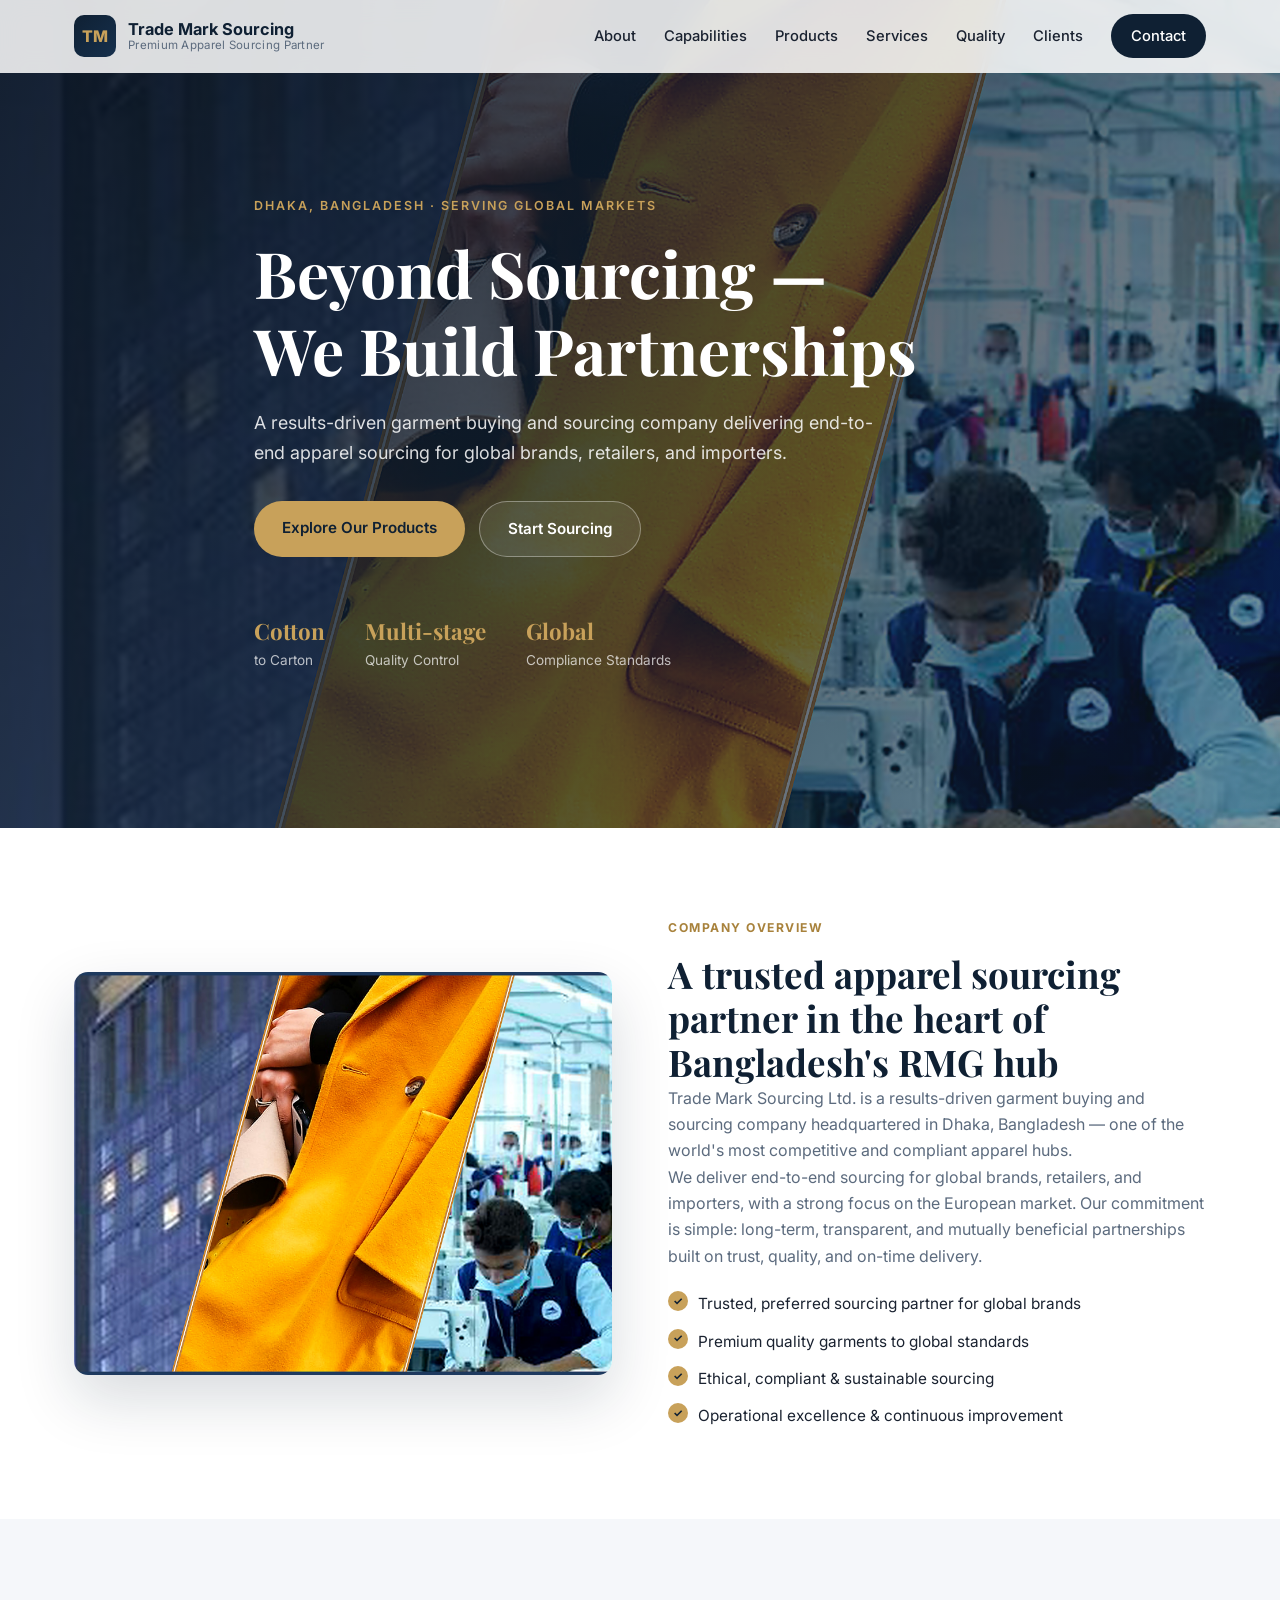
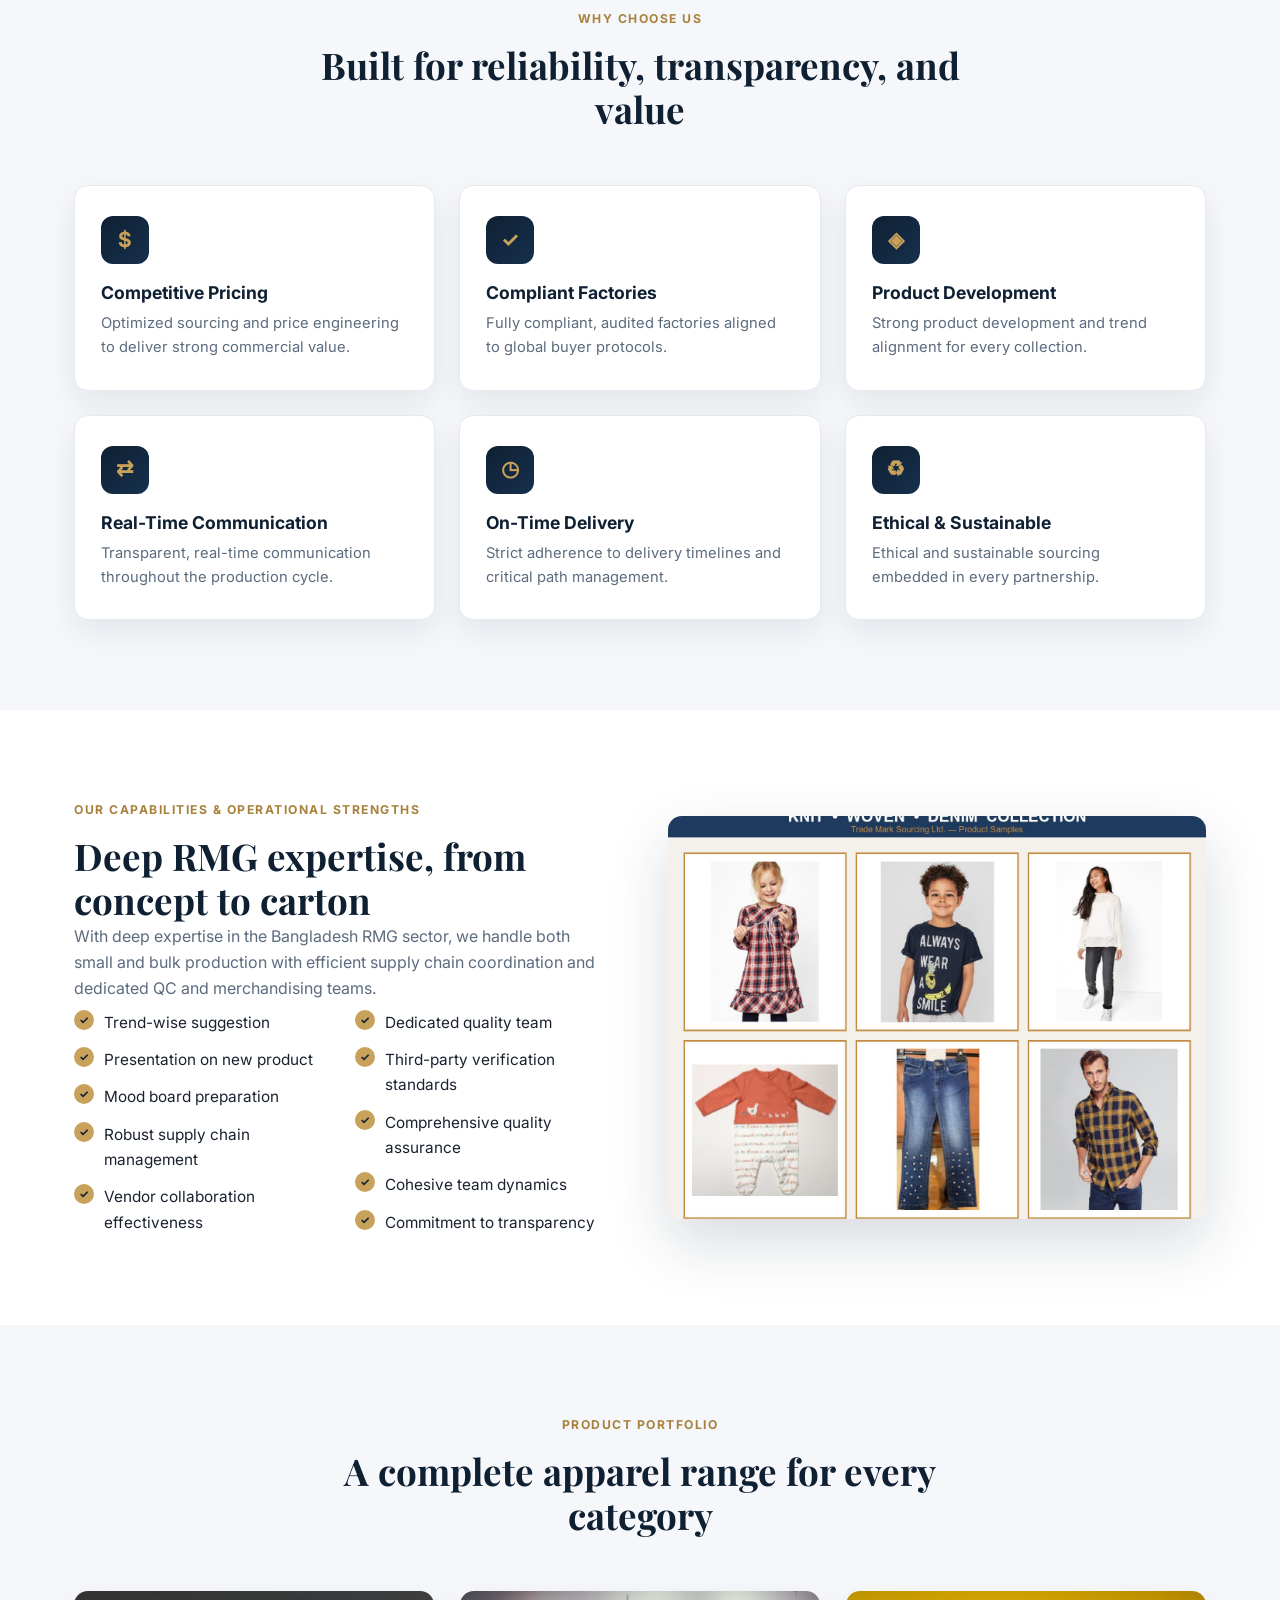
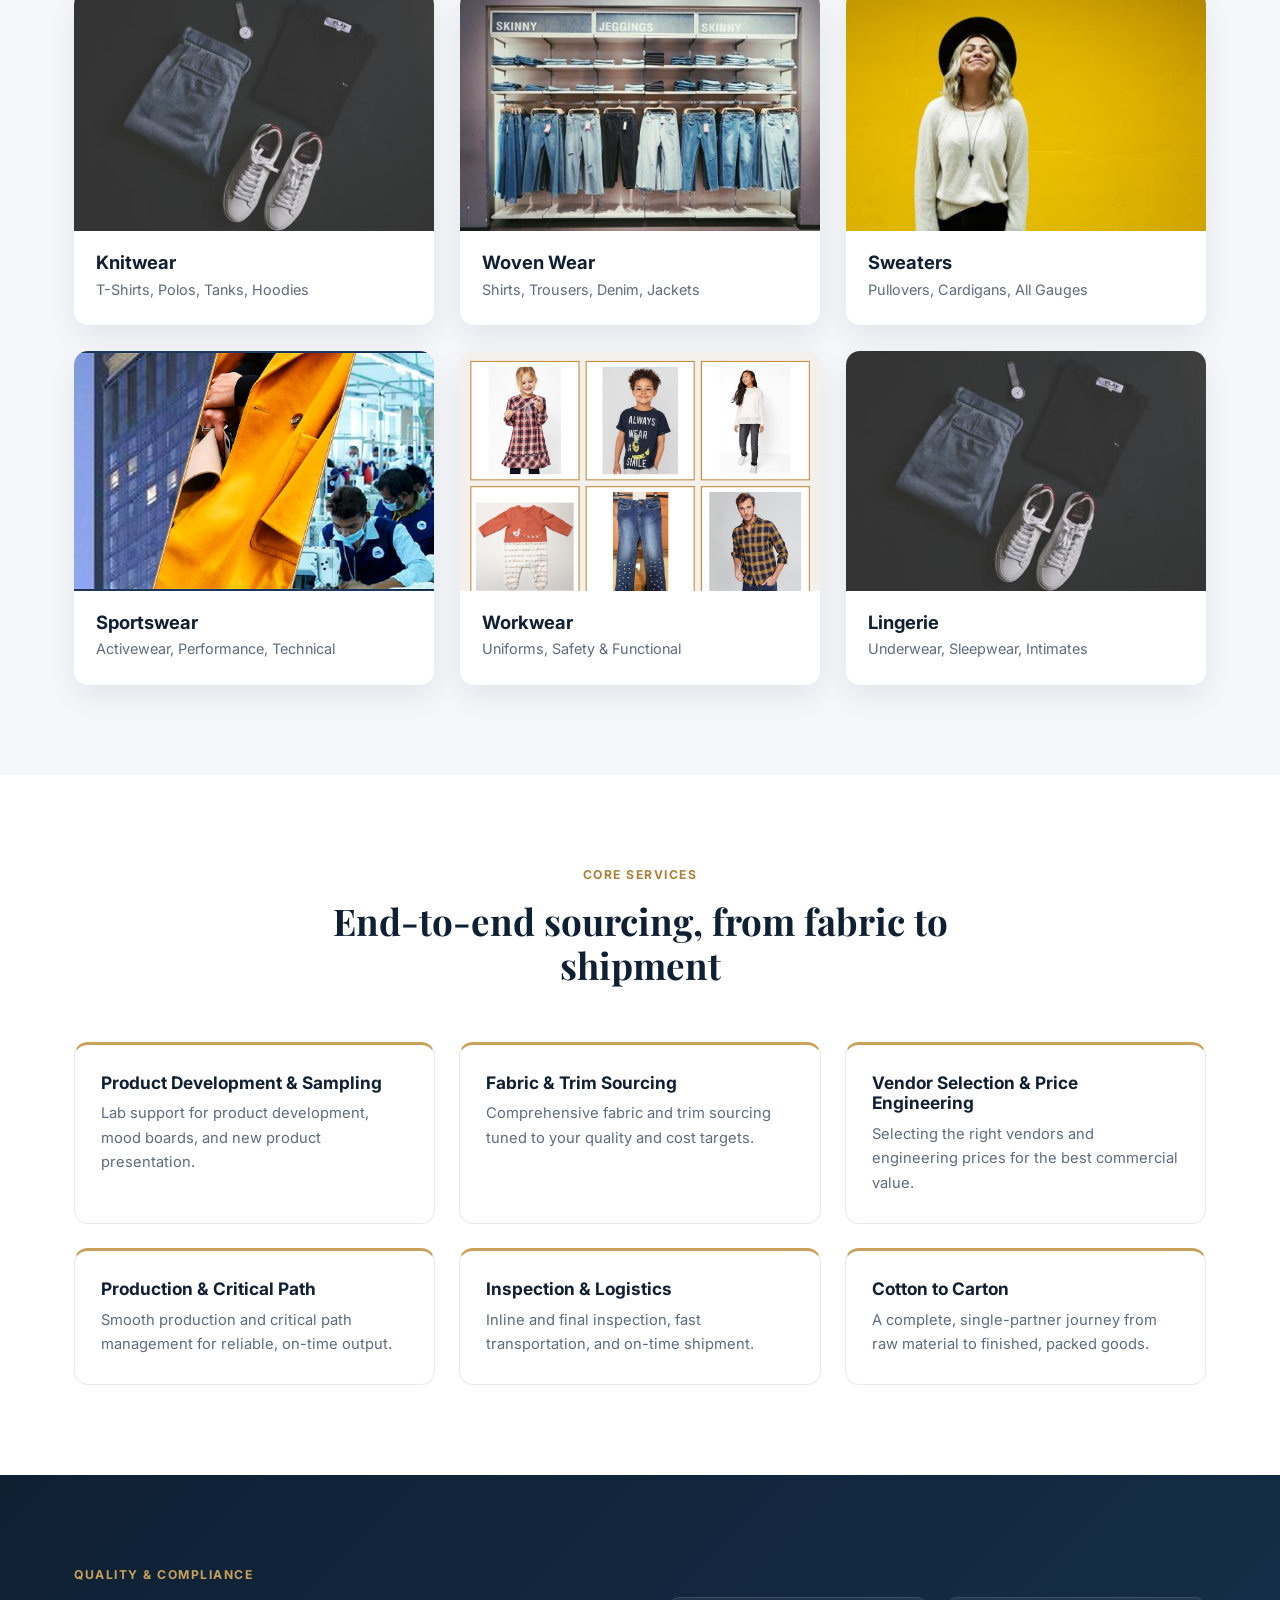
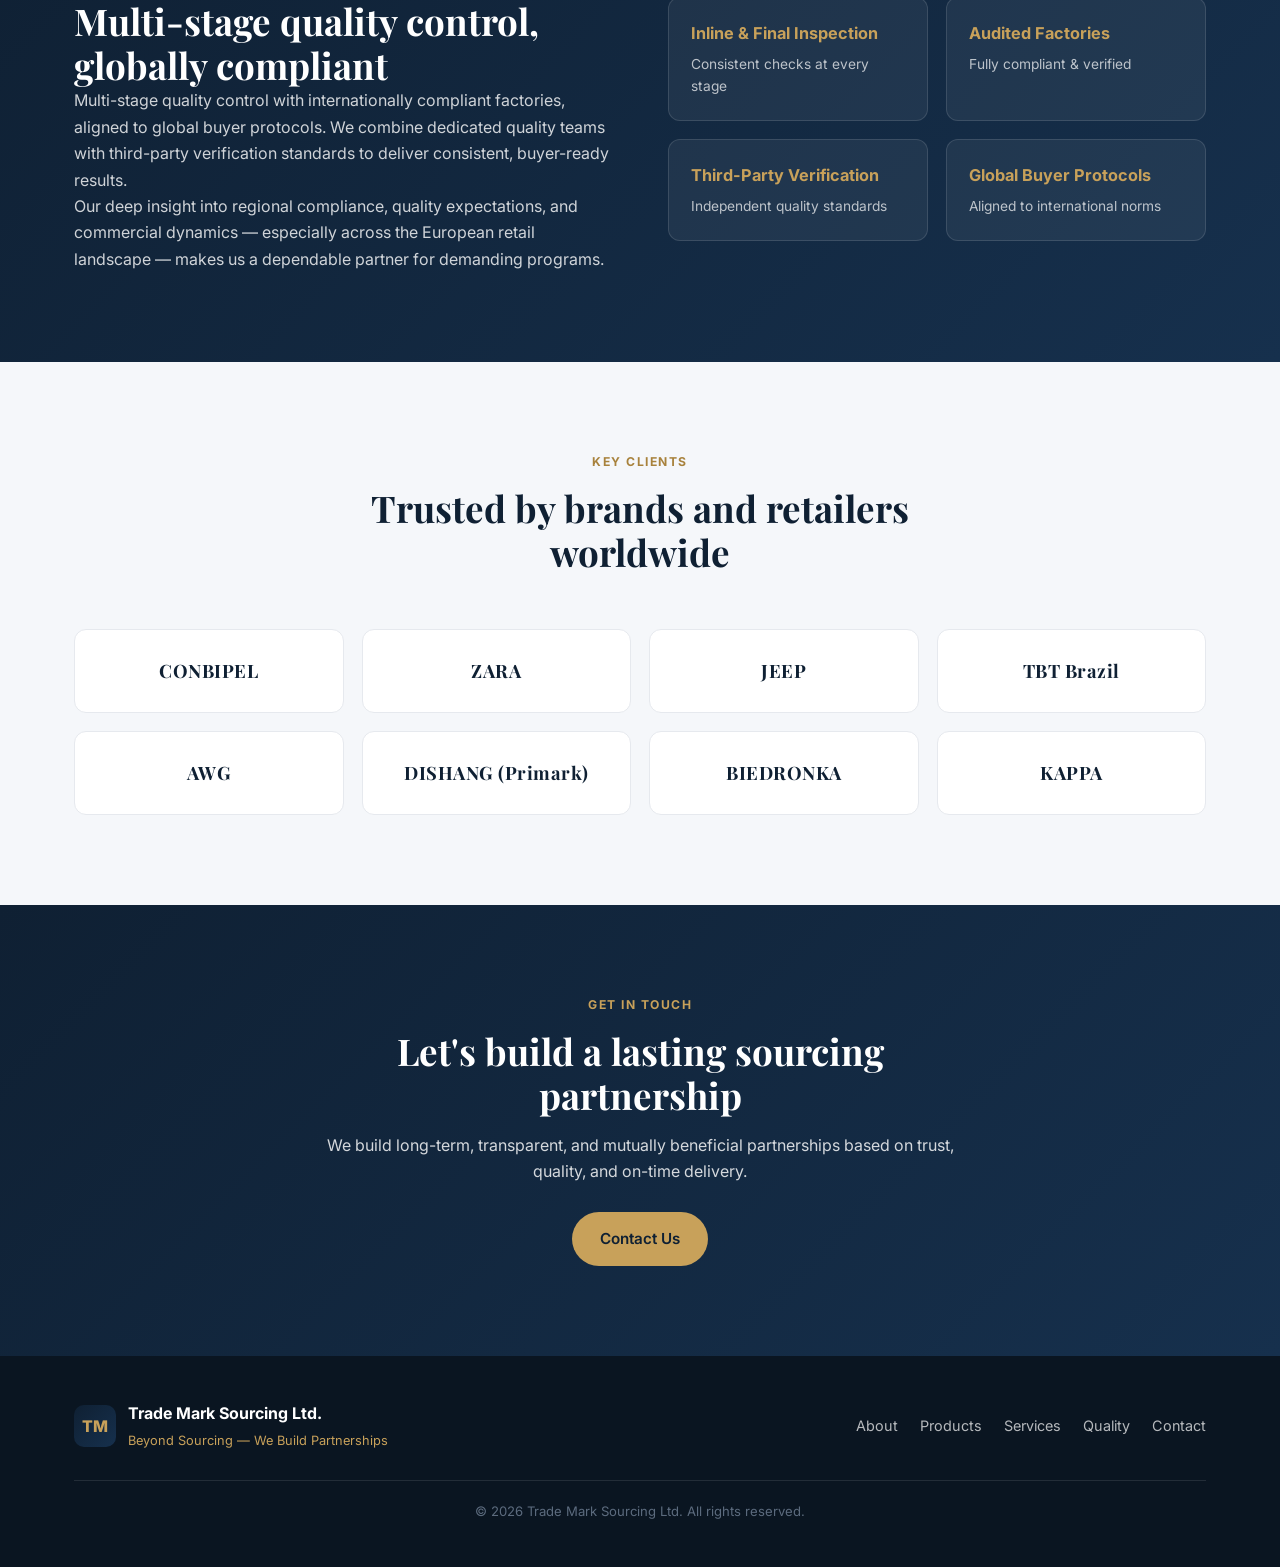
<file: site/index.html>
<!DOCTYPE html>
<html lang="en">
<head>
  <meta charset="UTF-8" />
  <meta name="viewport" content="width=device-width, initial-scale=1.0" />
  <title>Trade Mark Sourcing Ltd. | Premium Apparel Sourcing Partner</title>
  <meta name="description" content="Trade Mark Sourcing Ltd. is a results-driven garment buying and sourcing company headquartered in Dhaka, Bangladesh, delivering end-to-end apparel sourcing for global brands, retailers, and importers." />
  <meta name="keywords" content="apparel sourcing, garment sourcing, Bangladesh RMG, knitwear, woven wear, sweaters, sportswear, workwear, buying house, Dhaka" />
  <meta property="og:title" content="Trade Mark Sourcing Ltd. — Premium Apparel Sourcing Partner" />
  <meta property="og:description" content="End-to-end garment sourcing for global brands, retailers, and importers from Dhaka, Bangladesh." />
  <meta property="og:type" content="website" />
  <meta property="og:url" content="https://www.trademarksourcing.com" />
  <link rel="canonical" href="https://www.trademarksourcing.com" />
  <link rel="preconnect" href="https://fonts.googleapis.com" />
  <link rel="preconnect" href="https://fonts.gstatic.com" crossorigin />
  <link href="https://fonts.googleapis.com/css2?family=Inter:wght@400;500;600;700;800&family=Playfair+Display:wght@600;700&display=swap" rel="stylesheet" />
  <link rel="stylesheet" href="css/styles.css" />
</head>
<body>
  <!-- Header -->
  <header class="site-header" id="header">
    <div class="container header-inner">
      <a href="#home" class="brand" aria-label="Trade Mark Sourcing home">
        <span class="brand-mark">TM</span>
        <span class="brand-text">
          <strong>Trade Mark Sourcing</strong>
          <small>Premium Apparel Sourcing Partner</small>
        </span>
      </a>
      <nav class="main-nav" id="nav">
        <a href="#about">About</a>
        <a href="#capabilities">Capabilities</a>
        <a href="#products">Products</a>
        <a href="#services">Services</a>
        <a href="#quality">Quality</a>
        <a href="#clients">Clients</a>
        <a href="contact.html" class="nav-cta">Contact</a>
      </nav>
      <button class="nav-toggle" id="navToggle" aria-label="Toggle navigation" aria-expanded="false">
        <span></span><span></span><span></span>
      </button>
    </div>
  </header>

  <!-- Hero -->
  <section class="hero" id="home">
    <div class="hero-bg"></div>
    <div class="hero-overlay"></div>
    <div class="container hero-content">
      <p class="eyebrow">Dhaka, Bangladesh &middot; Serving Global Markets</p>
      <h1>Beyond Sourcing —<br />We Build Partnerships</h1>
      <p class="hero-sub">
        A results-driven garment buying and sourcing company delivering end-to-end
        apparel sourcing for global brands, retailers, and importers.
      </p>
      <div class="hero-actions">
        <a href="#products" class="btn btn-primary">Explore Our Products</a>
        <a href="#contact" class="btn btn-ghost">Start Sourcing</a>
      </div>
      <div class="hero-stats">
        <div><strong>Cotton</strong><span>to Carton</span></div>
        <div><strong>Multi-stage</strong><span>Quality Control</span></div>
        <div><strong>Global</strong><span>Compliance Standards</span></div>
      </div>
    </div>
  </section>

  <!-- About -->
  <section class="section" id="about">
    <div class="container grid-2">
      <div class="media-frame">
        <img src="image/image1.jpeg" alt="Garment production and apparel manufacturing" loading="lazy" />
      </div>
      <div>
        <p class="section-eyebrow">Company Overview</p>
        <h2>A trusted apparel sourcing partner in the heart of Bangladesh's RMG hub</h2>
        <p>
          Trade Mark Sourcing Ltd. is a results-driven garment buying and sourcing company
          headquartered in Dhaka, Bangladesh — one of the world's most competitive and
          compliant apparel hubs.
        </p>
        <p>
          We deliver end-to-end sourcing for global brands, retailers, and importers, with a
          strong focus on the European market. Our commitment is simple: long-term, transparent,
          and mutually beneficial partnerships built on trust, quality, and on-time delivery.
        </p>
        <ul class="check-list">
          <li>Trusted, preferred sourcing partner for global brands</li>
          <li>Premium quality garments to global standards</li>
          <li>Ethical, compliant &amp; sustainable sourcing</li>
          <li>Operational excellence &amp; continuous improvement</li>
        </ul>
      </div>
    </div>
  </section>

  <!-- Why Choose Us -->
  <section class="section section-alt" id="why">
    <div class="container">
      <div class="section-head center">
        <p class="section-eyebrow">Why Choose Us</p>
        <h2>Built for reliability, transparency, and value</h2>
      </div>
      <div class="feature-grid">
        <div class="feature-card"><span class="fc-icon">$</span><h3>Competitive Pricing</h3><p>Optimized sourcing and price engineering to deliver strong commercial value.</p></div>
        <div class="feature-card"><span class="fc-icon">✓</span><h3>Compliant Factories</h3><p>Fully compliant, audited factories aligned to global buyer protocols.</p></div>
        <div class="feature-card"><span class="fc-icon">◈</span><h3>Product Development</h3><p>Strong product development and trend alignment for every collection.</p></div>
        <div class="feature-card"><span class="fc-icon">⇄</span><h3>Real-Time Communication</h3><p>Transparent, real-time communication throughout the production cycle.</p></div>
        <div class="feature-card"><span class="fc-icon">◷</span><h3>On-Time Delivery</h3><p>Strict adherence to delivery timelines and critical path management.</p></div>
        <div class="feature-card"><span class="fc-icon">♻</span><h3>Ethical &amp; Sustainable</h3><p>Ethical and sustainable sourcing embedded in every partnership.</p></div>
      </div>
    </div>
  </section>

  <!-- Capabilities -->
  <section class="section" id="capabilities">
    <div class="container grid-2 reverse">
      <div>
        <p class="section-eyebrow">Our Capabilities &amp; Operational Strengths</p>
        <h2>Deep RMG expertise, from concept to carton</h2>
        <p>
          With deep expertise in the Bangladesh RMG sector, we handle both small and bulk
          production with efficient supply chain coordination and dedicated QC and merchandising teams.
        </p>
        <div class="cap-columns">
          <ul class="check-list">
            <li>Trend-wise suggestion</li>
            <li>Presentation on new product</li>
            <li>Mood board preparation</li>
            <li>Robust supply chain management</li>
            <li>Vendor collaboration effectiveness</li>
          </ul>
          <ul class="check-list">
            <li>Dedicated quality team</li>
            <li>Third-party verification standards</li>
            <li>Comprehensive quality assurance</li>
            <li>Cohesive team dynamics</li>
            <li>Commitment to transparency</li>
          </ul>
        </div>
      </div>
      <div class="media-frame">
        <img src="image/image5.jpeg" alt="Apparel fabric and material sourcing" loading="lazy" />
      </div>
    </div>
  </section>

  <!-- Products -->
  <section class="section section-alt" id="products">
    <div class="container">
      <div class="section-head center">
        <p class="section-eyebrow">Product Portfolio</p>
        <h2>A complete apparel range for every category</h2>
      </div>
      <div class="product-grid">
        <article class="product-card">
          <div class="pc-media"><img src="image/image2.jpg" alt="Knitwear" loading="lazy" /></div>
          <div class="pc-body"><h3>Knitwear</h3><p>T-Shirts, Polos, Tanks, Hoodies</p></div>
        </article>
        <article class="product-card">
          <div class="pc-media"><img src="image/image3.jpg" alt="Woven wear" loading="lazy" /></div>
          <div class="pc-body"><h3>Woven Wear</h3><p>Shirts, Trousers, Denim, Jackets</p></div>
        </article>
        <article class="product-card">
          <div class="pc-media"><img src="image/image4.jpg" alt="Sweaters" loading="lazy" /></div>
          <div class="pc-body"><h3>Sweaters</h3><p>Pullovers, Cardigans, All Gauges</p></div>
        </article>
        <article class="product-card">
          <div class="pc-media"><img src="image/image1.jpeg" alt="Sportswear" loading="lazy" /></div>
          <div class="pc-body"><h3>Sportswear</h3><p>Activewear, Performance, Technical</p></div>
        </article>
        <article class="product-card">
          <div class="pc-media"><img src="image/image5.jpeg" alt="Workwear" loading="lazy" /></div>
          <div class="pc-body"><h3>Workwear</h3><p>Uniforms, Safety &amp; Functional</p></div>
        </article>
        <article class="product-card">
          <div class="pc-media"><img src="image/image2.jpg" alt="Lingerie" loading="lazy" /></div>
          <div class="pc-body"><h3>Lingerie</h3><p>Underwear, Sleepwear, Intimates</p></div>
        </article>
      </div>
    </div>
  </section>

  <!-- Services -->
  <section class="section" id="services">
    <div class="container">
      <div class="section-head center">
        <p class="section-eyebrow">Core Services</p>
        <h2>End-to-end sourcing, from fabric to shipment</h2>
      </div>
      <div class="service-grid">
        <div class="service-item"><h3>Product Development &amp; Sampling</h3><p>Lab support for product development, mood boards, and new product presentation.</p></div>
        <div class="service-item"><h3>Fabric &amp; Trim Sourcing</h3><p>Comprehensive fabric and trim sourcing tuned to your quality and cost targets.</p></div>
        <div class="service-item"><h3>Vendor Selection &amp; Price Engineering</h3><p>Selecting the right vendors and engineering prices for the best commercial value.</p></div>
        <div class="service-item"><h3>Production &amp; Critical Path</h3><p>Smooth production and critical path management for reliable, on-time output.</p></div>
        <div class="service-item"><h3>Inspection &amp; Logistics</h3><p>Inline and final inspection, fast transportation, and on-time shipment.</p></div>
        <div class="service-item"><h3>Cotton to Carton</h3><p>A complete, single-partner journey from raw material to finished, packed goods.</p></div>
      </div>
    </div>
  </section>

  <!-- Quality -->
  <section class="section quality" id="quality">
    <div class="container grid-2">
      <div>
        <p class="section-eyebrow light">Quality &amp; Compliance</p>
        <h2>Multi-stage quality control, globally compliant</h2>
        <p>
          Multi-stage quality control with internationally compliant factories, aligned to
          global buyer protocols. We combine dedicated quality teams with third-party
          verification standards to deliver consistent, buyer-ready results.
        </p>
        <p>
          Our deep insight into regional compliance, quality expectations, and commercial
          dynamics — especially across the European retail landscape — makes us a dependable
          partner for demanding programs.
        </p>
      </div>
      <div class="quality-cards">
        <div class="q-card"><strong>Inline &amp; Final Inspection</strong><span>Consistent checks at every stage</span></div>
        <div class="q-card"><strong>Audited Factories</strong><span>Fully compliant &amp; verified</span></div>
        <div class="q-card"><strong>Third-Party Verification</strong><span>Independent quality standards</span></div>
        <div class="q-card"><strong>Global Buyer Protocols</strong><span>Aligned to international norms</span></div>
      </div>
    </div>
  </section>

  <!-- Clients -->
  <section class="section section-alt" id="clients">
    <div class="container">
      <div class="section-head center">
        <p class="section-eyebrow">Key Clients</p>
        <h2>Trusted by brands and retailers worldwide</h2>
      </div>
      <div class="client-grid">
        <span>CONBIPEL</span>
        <span>ZARA</span>
        <span>JEEP</span>
        <span>TBT Brazil</span>
        <span>AWG</span>
        <span>DISHANG (Primark)</span>
        <span>BIEDRONKA</span>
        <span>KAPPA</span>
      </div>
    </div>
  </section>

  <!-- Contact CTA -->
  <section class="section contact-cta" id="contact">
    <div class="container center">
      <p class="section-eyebrow light">Get in Touch</p>
      <h2>Let's build a lasting sourcing partnership</h2>
      <p class="contact-cta-sub">
        We build long-term, transparent, and mutually beneficial partnerships based on trust,
        quality, and on-time delivery.
      </p>
      <a href="contact.html" class="btn btn-primary">Contact Us</a>
    </div>
  </section>

  <!-- Footer -->
  <footer class="site-footer">
    <div class="container footer-inner">
      <div class="footer-brand">
        <span class="brand-mark">TM</span>
        <div>
          <strong>Trade Mark Sourcing Ltd.</strong>
          <small>Beyond Sourcing — We Build Partnerships</small>
        </div>
      </div>
      <nav class="footer-nav">
        <a href="#about">About</a>
        <a href="#products">Products</a>
        <a href="#services">Services</a>
        <a href="#quality">Quality</a>
        <a href="contact.html">Contact</a>
      </nav>
      <p class="footer-copy">&copy; <span id="year"></span> Trade Mark Sourcing Ltd. All rights reserved.</p>
    </div>
  </footer>

  <script src="js/main.js"></script>
</body>
</html>
</file>
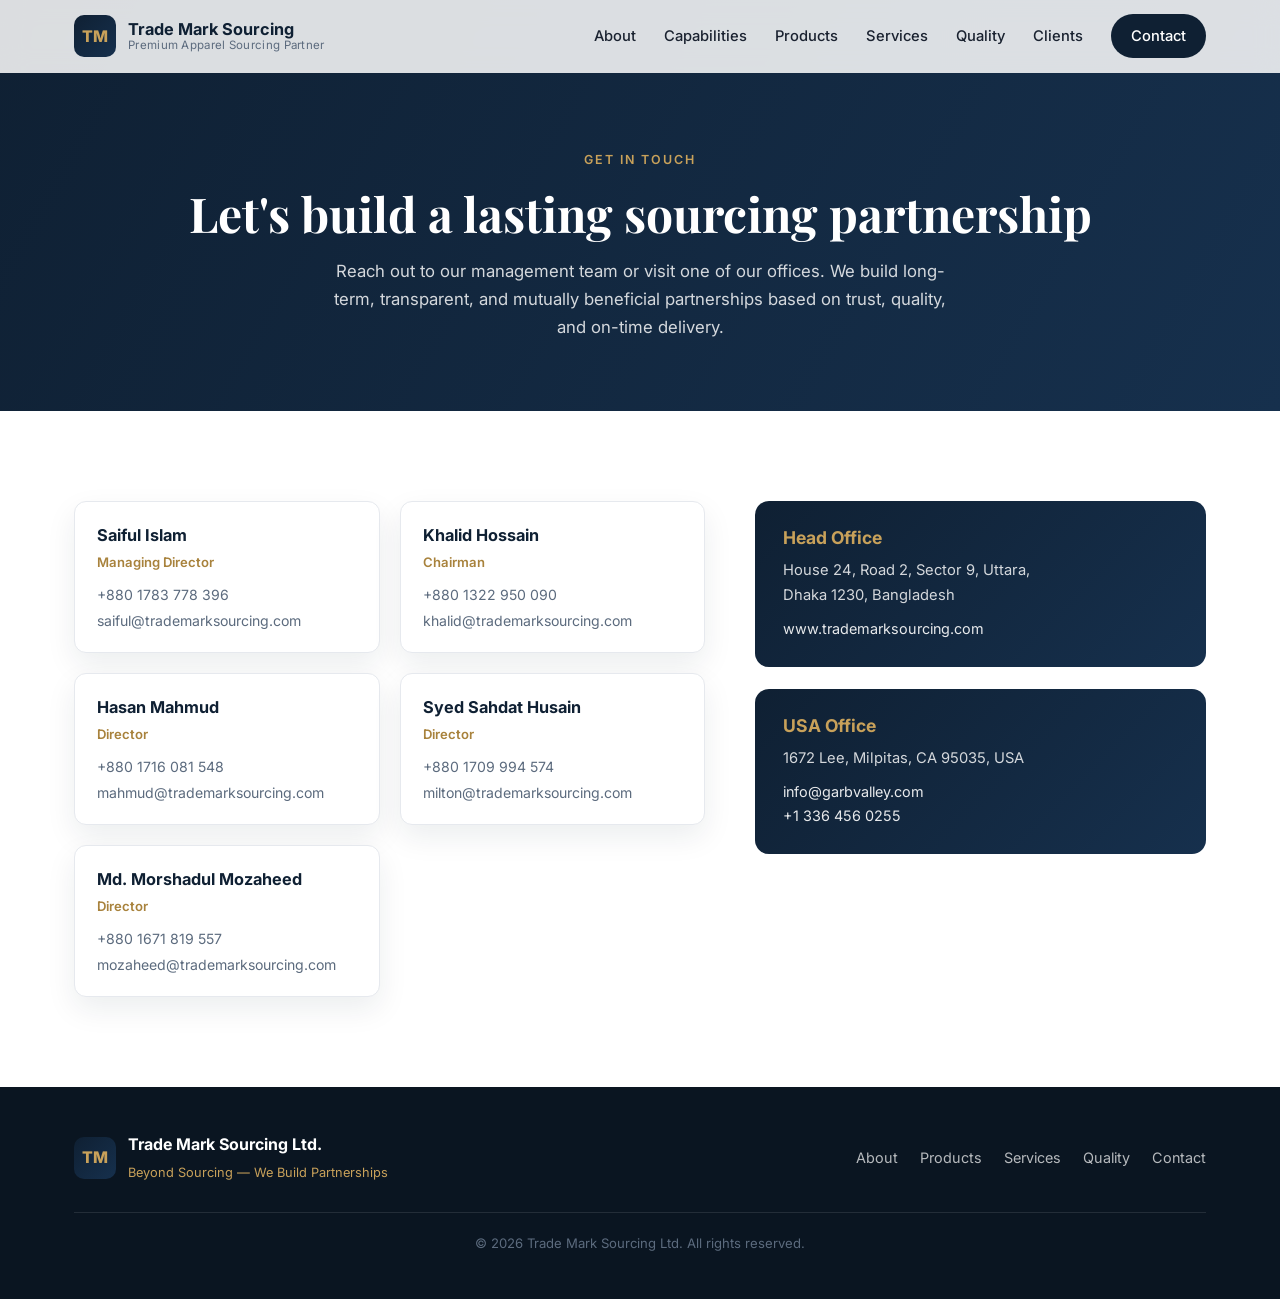
<file: site/contact.html>
<!DOCTYPE html>
<html lang="en">
<head>
  <meta charset="UTF-8" />
  <meta name="viewport" content="width=device-width, initial-scale=1.0" />
  <title>Contact | Trade Mark Sourcing Ltd.</title>
  <meta name="description" content="Get in touch with Trade Mark Sourcing Ltd. Reach our management team and our Head Office in Dhaka, Bangladesh and USA Office in Milpitas, CA." />
  <meta property="og:title" content="Contact — Trade Mark Sourcing Ltd." />
  <meta property="og:description" content="Reach our team and offices to start a sourcing partnership." />
  <meta property="og:type" content="website" />
  <meta property="og:url" content="https://www.trademarksourcing.com/contact.html" />
  <link rel="canonical" href="https://www.trademarksourcing.com/contact.html" />
  <link rel="preconnect" href="https://fonts.googleapis.com" />
  <link rel="preconnect" href="https://fonts.gstatic.com" crossorigin />
  <link href="https://fonts.googleapis.com/css2?family=Inter:wght@400;500;600;700;800&family=Playfair+Display:wght@600;700&display=swap" rel="stylesheet" />
  <link rel="stylesheet" href="css/styles.css" />
</head>
<body>
  <!-- Header -->
  <header class="site-header scrolled" id="header">
    <div class="container header-inner">
      <a href="index.html#home" class="brand" aria-label="Trade Mark Sourcing home">
        <span class="brand-mark">TM</span>
        <span class="brand-text">
          <strong>Trade Mark Sourcing</strong>
          <small>Premium Apparel Sourcing Partner</small>
        </span>
      </a>
      <nav class="main-nav" id="nav">
        <a href="index.html#about">About</a>
        <a href="index.html#capabilities">Capabilities</a>
        <a href="index.html#products">Products</a>
        <a href="index.html#services">Services</a>
        <a href="index.html#quality">Quality</a>
        <a href="index.html#clients">Clients</a>
        <a href="contact.html" class="nav-cta" aria-current="page">Contact</a>
      </nav>
      <button class="nav-toggle" id="navToggle" aria-label="Toggle navigation" aria-expanded="false">
        <span></span><span></span><span></span>
      </button>
    </div>
  </header>

  <!-- Page hero -->
  <section class="page-hero">
    <div class="container">
      <p class="eyebrow">Get in Touch</p>
      <h1>Let's build a lasting sourcing partnership</h1>
      <p class="page-hero-sub">
        Reach out to our management team or visit one of our offices. We build long-term,
        transparent, and mutually beneficial partnerships based on trust, quality, and on-time delivery.
      </p>
    </div>
  </section>

  <!-- Contact -->
  <section class="section contact" id="contact">
    <div class="container">
      <div class="contact-layout">
        <div class="contact-people">
          <div class="person">
            <strong>Saiful Islam</strong><span>Managing Director</span>
            <a href="tel:+8801783778396">+880 1783 778 396</a>
            <a href="mailto:saiful@trademarksourcing.com">saiful@trademarksourcing.com</a>
          </div>
          <div class="person">
            <strong>Khalid Hossain</strong><span>Chairman</span>
            <a href="tel:+8801322950090">+880 1322 950 090</a>
            <a href="mailto:khalid@trademarksourcing.com">khalid@trademarksourcing.com</a>
          </div>
          <div class="person">
            <strong>Hasan Mahmud</strong><span>Director</span>
            <a href="tel:+8801716081548">+880 1716 081 548</a>
            <a href="mailto:mahmud@trademarksourcing.com">mahmud@trademarksourcing.com</a>
          </div>
          <div class="person">
            <strong>Syed Sahdat Husain</strong><span>Director</span>
            <a href="tel:+8801709994574">+880 1709 994 574</a>
            <a href="mailto:milton@trademarksourcing.com">milton@trademarksourcing.com</a>
          </div>
          <div class="person">
            <strong>Md. Morshadul Mozaheed</strong><span>Director</span>
            <a href="tel:+8801671819557">+880 1671 819 557</a>
            <a href="mailto:mozaheed@trademarksourcing.com">mozaheed@trademarksourcing.com</a>
          </div>
        </div>
        <div class="contact-offices">
          <div class="office">
            <h3>Head Office</h3>
            <p>House 24, Road 2, Sector 9, Uttara,<br />Dhaka 1230, Bangladesh</p>
            <a href="https://www.trademarksourcing.com">www.trademarksourcing.com</a>
          </div>
          <div class="office">
            <h3>USA Office</h3>
            <p>1672 Lee, Milpitas, CA 95035, USA</p>
            <a href="mailto:info@garbvalley.com">info@garbvalley.com</a>
            <a href="tel:+13364560255">+1 336 456 0255</a>
          </div>
        </div>
      </div>
    </div>
  </section>

  <!-- Footer -->
  <footer class="site-footer">
    <div class="container footer-inner">
      <div class="footer-brand">
        <span class="brand-mark">TM</span>
        <div>
          <strong>Trade Mark Sourcing Ltd.</strong>
          <small>Beyond Sourcing — We Build Partnerships</small>
        </div>
      </div>
      <nav class="footer-nav">
        <a href="index.html#about">About</a>
        <a href="index.html#products">Products</a>
        <a href="index.html#services">Services</a>
        <a href="index.html#quality">Quality</a>
        <a href="contact.html">Contact</a>
      </nav>
      <p class="footer-copy">&copy; <span id="year"></span> Trade Mark Sourcing Ltd. All rights reserved.</p>
    </div>
  </footer>

  <script src="js/main.js"></script>
</body>
</html>
</file>
<file: site/css/styles.css>
:root {
  --navy: #0f2033;
  --navy-2: #16304d;
  --gold: #c8a15a;
  --gold-dark: #a8823c;
  --ink: #1a2230;
  --muted: #5c6b7e;
  --line: #e6e9ee;
  --bg: #ffffff;
  --bg-alt: #f5f7fa;
  --white: #ffffff;
  --radius: 14px;
  --shadow: 0 12px 30px rgba(15, 32, 51, 0.08);
  --shadow-lg: 0 24px 60px rgba(15, 32, 51, 0.16);
  --container: 1180px;
  --font: 'Inter', -apple-system, BlinkMacSystemFont, 'Segoe UI', Roboto, sans-serif;
  --display: 'Playfair Display', Georgia, serif;
}

* { box-sizing: border-box; margin: 0; padding: 0; }
html { scroll-behavior: smooth; scroll-padding-top: 80px; }
body {
  font-family: var(--font);
  color: var(--ink);
  background: var(--bg);
  line-height: 1.65;
  -webkit-font-smoothing: antialiased;
}
img { max-width: 100%; display: block; }
a { color: inherit; text-decoration: none; }

.container { width: 100%; max-width: var(--container); margin: 0 auto; padding: 0 24px; }

h1, h2, h3 { line-height: 1.2; color: var(--navy); font-weight: 700; }
h2 { font-size: clamp(1.6rem, 3vw, 2.3rem); font-family: var(--display); }
p { color: var(--muted); }

/* Header */
.site-header {
  position: fixed; top: 0; left: 0; right: 0; z-index: 100;
  background: rgba(255, 255, 255, 0.85);
  backdrop-filter: blur(12px);
  border-bottom: 1px solid transparent;
  transition: box-shadow .3s, border-color .3s, background .3s;
}
.site-header.scrolled { box-shadow: 0 4px 20px rgba(15,32,51,.08); border-color: var(--line); }
.header-inner { display: flex; align-items: center; justify-content: space-between; height: 72px; }
.brand { display: flex; align-items: center; gap: 12px; }
.brand-mark {
  display: grid; place-items: center;
  width: 42px; height: 42px; border-radius: 10px;
  background: linear-gradient(135deg, var(--navy), var(--navy-2));
  color: var(--gold); font-weight: 800; letter-spacing: .5px; font-size: 1rem;
}
.brand-text { display: flex; flex-direction: column; line-height: 1.15; }
.brand-text strong { color: var(--navy); font-size: 1.02rem; }
.brand-text small { color: var(--muted); font-size: .72rem; letter-spacing: .3px; }

.main-nav { display: flex; align-items: center; gap: 28px; }
.main-nav a { font-size: .92rem; font-weight: 500; color: var(--ink); transition: color .2s; }
.main-nav a:hover { color: var(--gold-dark); }
.nav-cta {
  background: var(--navy); color: var(--white) !important;
  padding: 10px 20px; border-radius: 999px; font-weight: 600;
  transition: background .2s, transform .2s;
}
.nav-cta:hover { background: var(--navy-2); transform: translateY(-1px); }

.nav-toggle { display: none; flex-direction: column; gap: 5px; background: none; border: 0; cursor: pointer; padding: 8px; }
.nav-toggle span { width: 24px; height: 2px; background: var(--navy); border-radius: 2px; transition: .3s; }

/* Hero */
.hero { position: relative; min-height: 92vh; display: flex; align-items: center; color: var(--white); overflow: hidden; }
.hero-bg {
  position: absolute; inset: 0;
  background: url('../image/image1.jpeg') center/cover no-repeat;
  transform: scale(1.05);
}
.hero-overlay {
  position: absolute; inset: 0;
  background: linear-gradient(120deg, rgba(10,20,33,.92) 0%, rgba(15,32,51,.78) 45%, rgba(15,32,51,.45) 100%);
}
.hero-content { position: relative; z-index: 2; padding: 120px 24px 80px; max-width: 820px; }
.eyebrow { color: var(--gold); font-weight: 600; letter-spacing: 2px; text-transform: uppercase; font-size: .78rem; margin-bottom: 18px; }
.hero h1 { color: var(--white); font-family: var(--display); font-size: clamp(2.2rem, 5.5vw, 4rem); margin-bottom: 20px; }
.hero-sub { color: rgba(255,255,255,.85); font-size: clamp(1rem, 1.4vw, 1.2rem); max-width: 620px; margin-bottom: 34px; }
.hero-actions { display: flex; gap: 14px; flex-wrap: wrap; margin-bottom: 56px; }

.btn { display: inline-block; padding: 14px 28px; border-radius: 999px; font-weight: 600; font-size: .95rem; transition: transform .2s, background .2s, box-shadow .2s; cursor: pointer; border: 0; }
.btn-primary { background: var(--gold); color: var(--navy); }
.btn-primary:hover { background: var(--gold-dark); transform: translateY(-2px); box-shadow: 0 10px 24px rgba(200,161,90,.35); }
.btn-ghost { background: rgba(255,255,255,.08); color: var(--white); border: 1px solid rgba(255,255,255,.35); }
.btn-ghost:hover { background: rgba(255,255,255,.16); transform: translateY(-2px); }

.hero-stats { display: flex; gap: 40px; flex-wrap: wrap; }
.hero-stats div { display: flex; flex-direction: column; }
.hero-stats strong { color: var(--gold); font-size: 1.4rem; font-family: var(--display); }
.hero-stats span { color: rgba(255,255,255,.7); font-size: .85rem; }

/* Sections */
.section { padding: 90px 0; }
.section-alt { background: var(--bg-alt); }
.section-eyebrow { color: var(--gold-dark); font-weight: 700; letter-spacing: 1.5px; text-transform: uppercase; font-size: .76rem; margin-bottom: 14px; }
.section-eyebrow.light { color: var(--gold); }
.section-head { max-width: 720px; margin-bottom: 50px; }
.section-head.center { margin: 0 auto 54px; text-align: center; }

.grid-2 { display: grid; grid-template-columns: 1fr 1fr; gap: 56px; align-items: center; }
.grid-2.reverse .media-frame { order: 2; }

.media-frame { border-radius: var(--radius); overflow: hidden; box-shadow: var(--shadow-lg); position: relative; }
.media-frame img { width: 100%; height: 100%; object-fit: cover; aspect-ratio: 4/3; }

.check-list { list-style: none; margin-top: 22px; display: grid; gap: 12px; }
.check-list li { position: relative; padding-left: 30px; color: var(--ink); font-size: .96rem; }
.check-list li::before {
  content: "✓"; position: absolute; left: 0; top: 0;
  width: 20px; height: 20px; border-radius: 50%;
  background: var(--gold); color: var(--navy); font-size: .7rem; font-weight: 700;
  display: grid; place-items: center;
}
.cap-columns { display: grid; grid-template-columns: 1fr 1fr; gap: 24px; }
.cap-columns .check-list { margin-top: 8px; }

/* Feature grid */
.feature-grid { display: grid; grid-template-columns: repeat(3, 1fr); gap: 24px; }
.feature-card {
  background: var(--white); border: 1px solid var(--line); border-radius: var(--radius);
  padding: 30px 26px; box-shadow: var(--shadow); transition: transform .25s, box-shadow .25s;
}
.feature-card:hover { transform: translateY(-6px); box-shadow: var(--shadow-lg); }
.fc-icon {
  display: grid; place-items: center; width: 48px; height: 48px; border-radius: 12px;
  background: linear-gradient(135deg, var(--navy), var(--navy-2)); color: var(--gold);
  font-size: 1.3rem; font-weight: 700; margin-bottom: 18px;
}
.feature-card h3 { font-size: 1.1rem; margin-bottom: 8px; }
.feature-card p { font-size: .92rem; }

/* Products */
.product-grid { display: grid; grid-template-columns: repeat(3, 1fr); gap: 26px; }
.product-card {
  background: var(--white); border-radius: var(--radius); overflow: hidden;
  box-shadow: var(--shadow); transition: transform .25s, box-shadow .25s;
}
.product-card:hover { transform: translateY(-6px); box-shadow: var(--shadow-lg); }
.pc-media { position: relative; aspect-ratio: 3/2; overflow: hidden; }
.pc-media img { width: 100%; height: 100%; object-fit: cover; transition: transform .5s; }
.product-card:hover .pc-media img { transform: scale(1.06); }
.pc-body { padding: 20px 22px 24px; }
.pc-body h3 { font-size: 1.15rem; margin-bottom: 4px; }
.pc-body p { font-size: .9rem; }

/* Services */
.service-grid { display: grid; grid-template-columns: repeat(3, 1fr); gap: 24px; }
.service-item {
  padding: 28px 26px; border-radius: var(--radius); border: 1px solid var(--line);
  border-top: 3px solid var(--gold); background: var(--white); transition: transform .25s, box-shadow .25s;
}
.service-item:hover { transform: translateY(-4px); box-shadow: var(--shadow); }
.service-item h3 { font-size: 1.08rem; margin-bottom: 8px; }
.service-item p { font-size: .92rem; }

/* Quality */
.quality { background: linear-gradient(135deg, var(--navy) 0%, var(--navy-2) 100%); color: var(--white); }
.quality h2 { color: var(--white); }
.quality p { color: rgba(255,255,255,.8); }
.quality-cards { display: grid; grid-template-columns: 1fr 1fr; gap: 18px; }
.q-card {
  background: rgba(255,255,255,.06); border: 1px solid rgba(255,255,255,.12);
  border-radius: 12px; padding: 22px; display: flex; flex-direction: column; gap: 6px;
}
.q-card strong { color: var(--gold); font-size: 1.02rem; }
.q-card span { color: rgba(255,255,255,.7); font-size: .86rem; }

/* Clients */
.client-grid { display: grid; grid-template-columns: repeat(4, 1fr); gap: 18px; }
.client-grid span {
  display: grid; place-items: center; padding: 26px 16px; text-align: center;
  background: var(--white); border: 1px solid var(--line); border-radius: 12px;
  font-family: var(--display); font-weight: 700; font-size: 1.15rem; color: var(--navy);
  letter-spacing: .5px; transition: transform .2s, border-color .2s;
}
.client-grid span:hover { transform: translateY(-3px); border-color: var(--gold); }

/* Page hero (interior pages) */
.page-hero {
  background: linear-gradient(120deg, var(--navy) 0%, var(--navy-2) 100%);
  color: var(--white); padding: 150px 0 70px; text-align: center;
}
.page-hero h1 { color: var(--white); font-family: var(--display); font-size: clamp(2rem, 4vw, 3rem); margin-bottom: 16px; }
.page-hero .eyebrow { margin-bottom: 14px; }
.page-hero-sub { color: rgba(255,255,255,.82); max-width: 640px; margin: 0 auto; font-size: 1.05rem; }

/* Contact CTA (home page) */
.contact-cta { background: linear-gradient(135deg, var(--navy), var(--navy-2)); color: var(--white); text-align: center; }
.contact-cta .center { max-width: 680px; margin: 0 auto; }
.contact-cta h2 { color: var(--white); margin-bottom: 14px; }
.contact-cta-sub { color: rgba(255,255,255,.82); margin-bottom: 28px; }

/* Contact */
.contact-layout { display: grid; grid-template-columns: 1.4fr 1fr; gap: 50px; }
.contact-people { display: grid; grid-template-columns: 1fr 1fr; gap: 20px; }
.person {
  background: var(--white); border: 1px solid var(--line); border-radius: 12px;
  padding: 20px 22px; display: flex; flex-direction: column; gap: 3px; box-shadow: var(--shadow);
}
.person strong { color: var(--navy); font-size: 1.02rem; }
.person span { color: var(--gold-dark); font-size: .82rem; font-weight: 600; margin-bottom: 6px; }
.person a { font-size: .88rem; color: var(--muted); transition: color .2s; }
.person a:hover { color: var(--navy); }
.contact-offices { display: grid; gap: 22px; align-content: start; }
.office {
  background: linear-gradient(135deg, var(--navy), var(--navy-2)); color: var(--white);
  border-radius: var(--radius); padding: 26px 28px;
}
.office h3 { color: var(--gold); font-size: 1.1rem; margin-bottom: 10px; }
.office p { color: rgba(255,255,255,.82); font-size: .92rem; margin-bottom: 10px; }
.office a { display: block; color: var(--white); font-size: .9rem; opacity: .9; }
.office a:hover { color: var(--gold); }

/* Footer */
.site-footer { background: #0a1521; color: rgba(255,255,255,.7); padding: 44px 0; }
.footer-inner { display: flex; align-items: center; justify-content: space-between; gap: 24px; flex-wrap: wrap; }
.footer-brand { display: flex; align-items: center; gap: 12px; }
.footer-brand strong { display: block; color: var(--white); font-size: 1rem; }
.footer-brand small { color: var(--gold); font-size: .8rem; }
.footer-nav { display: flex; gap: 22px; flex-wrap: wrap; }
.footer-nav a { font-size: .9rem; transition: color .2s; }
.footer-nav a:hover { color: var(--gold); }
.footer-copy { font-size: .82rem; width: 100%; text-align: center; border-top: 1px solid rgba(255,255,255,.1); padding-top: 20px; margin-top: 4px; }

/* Reveal animation */
.reveal { opacity: 0; transform: translateY(24px); transition: opacity .7s ease, transform .7s ease; }
.reveal.visible { opacity: 1; transform: none; }

/* Responsive */
@media (max-width: 900px) {
  .grid-2 { grid-template-columns: 1fr; gap: 36px; }
  .grid-2.reverse .media-frame { order: 0; }
  .feature-grid, .product-grid, .service-grid { grid-template-columns: repeat(2, 1fr); }
  .contact-layout { grid-template-columns: 1fr; }
  .client-grid { grid-template-columns: repeat(2, 1fr); }
}
@media (max-width: 720px) {
  .main-nav {
    position: fixed; top: 72px; right: 0; left: 0;
    background: var(--white); flex-direction: column; align-items: stretch;
    gap: 0; padding: 8px 24px 24px; box-shadow: var(--shadow-lg);
    transform: translateY(-140%); transition: transform .35s; border-bottom: 1px solid var(--line);
  }
  .main-nav.open { transform: none; }
  .main-nav a { padding: 14px 0; border-bottom: 1px solid var(--line); }
  .nav-cta { text-align: center; margin-top: 12px; border-bottom: 0 !important; }
  .nav-toggle { display: flex; }
  .nav-toggle.open span:nth-child(1) { transform: translateY(7px) rotate(45deg); }
  .nav-toggle.open span:nth-child(2) { opacity: 0; }
  .nav-toggle.open span:nth-child(3) { transform: translateY(-7px) rotate(-45deg); }
  .contact-people { grid-template-columns: 1fr; }
  .cap-columns { grid-template-columns: 1fr; }
  .hero-stats { gap: 24px; }
}
@media (max-width: 480px) {
  .feature-grid, .product-grid, .service-grid, .quality-cards, .client-grid { grid-template-columns: 1fr; }
  .section { padding: 64px 0; }
}
</file>
